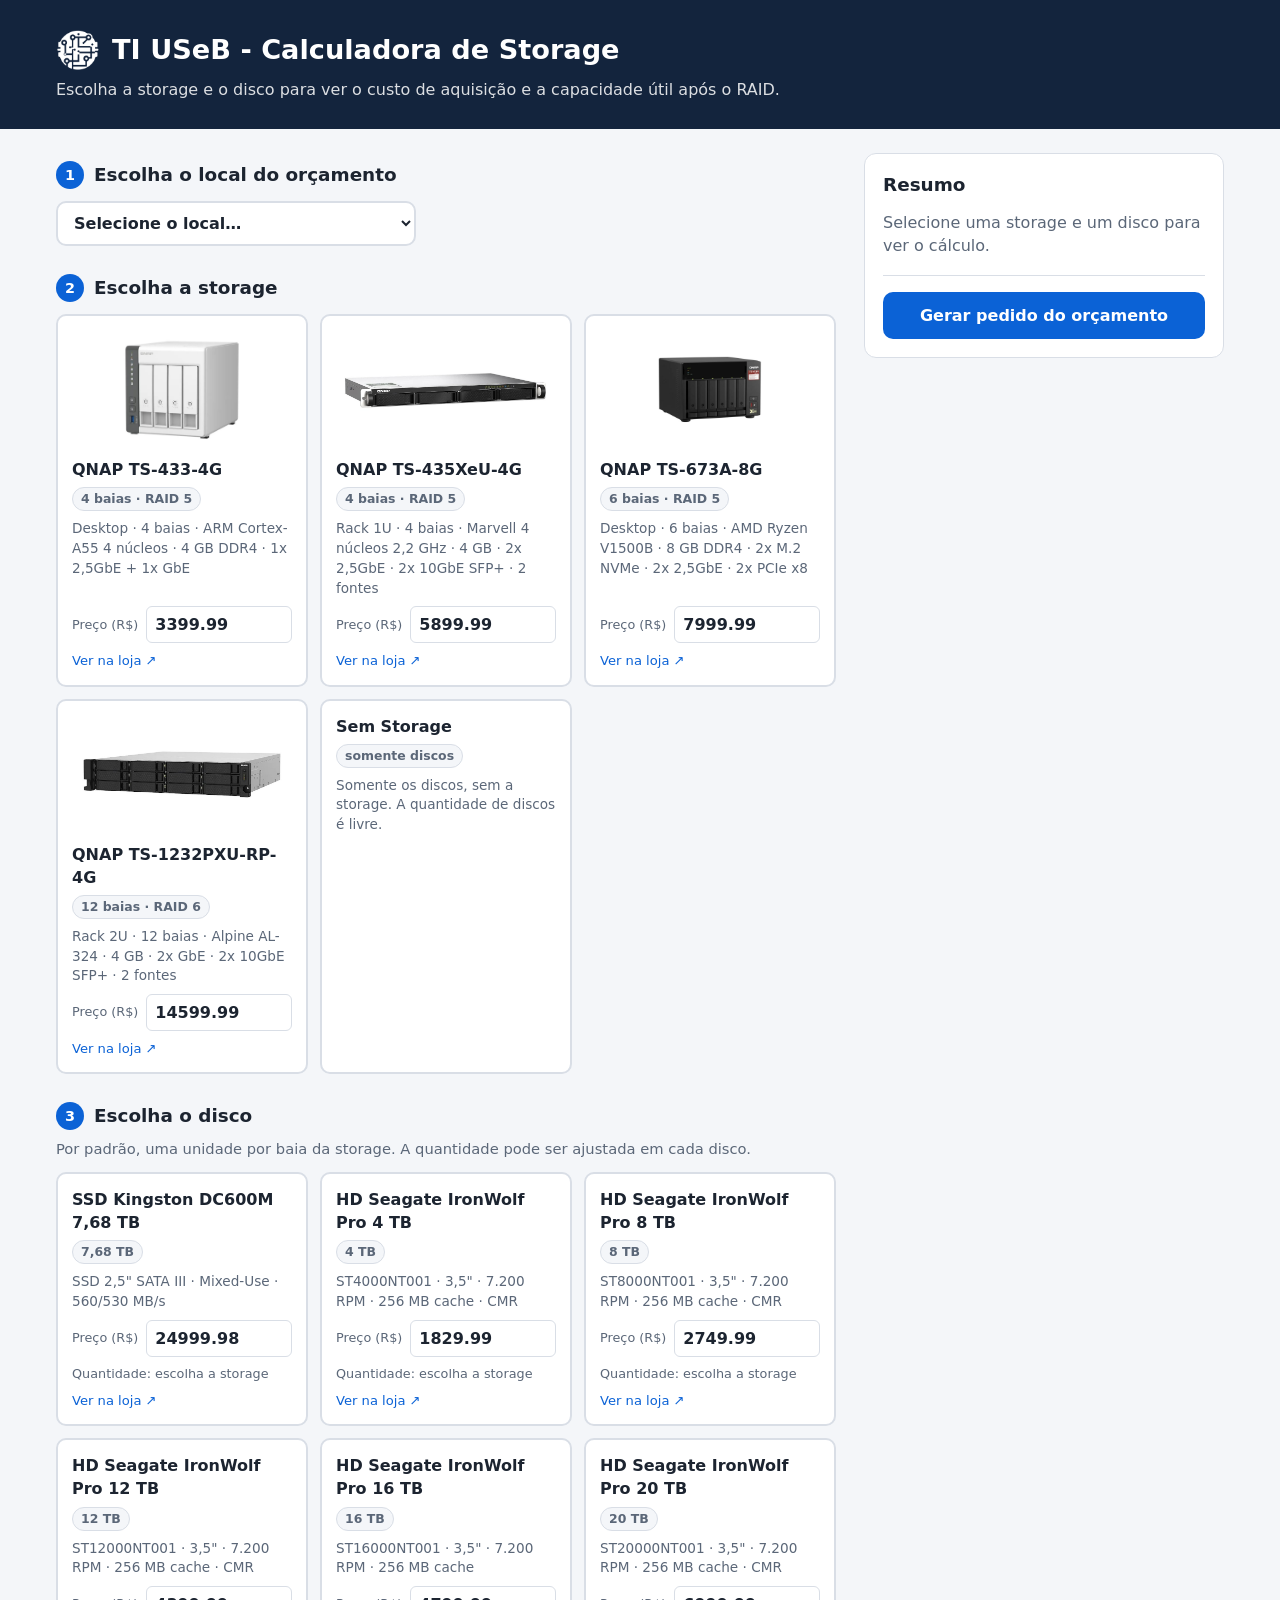
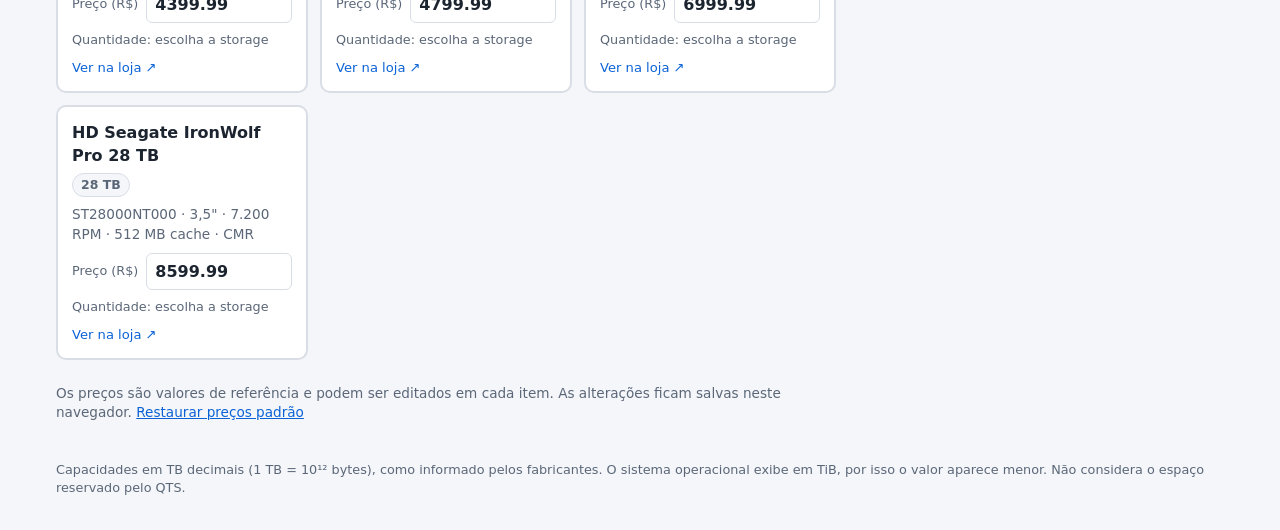
<file: index.html>
<!DOCTYPE html>
<html lang="pt-BR">
<head>
  <meta charset="UTF-8" />
  <meta name="viewport" content="width=device-width, initial-scale=1" />
  <title>Calculadora de Storage</title>
  <meta name="description" content="Calcule o custo de aquisição de uma storage QNAP com discos e a capacidade útil em RAID 5, RAID 6 ou RAID 1." />
  <link rel="stylesheet" href="styles.css" />
</head>
<body>
  <header class="topo">
    <div class="container">
      <h1><img src="img/logo.png" alt="" class="logo" width="44" height="44" />TI USeB - Calculadora de Storage</h1>
      <p>Escolha a storage e o disco para ver o custo de aquisição e a capacidade útil após o RAID.</p>
    </div>
  </header>

  <main class="container layout">
    <div class="passos">
      <section aria-labelledby="t-local">
        <h2 id="t-local"><span class="num">1</span> Escolha o local do orçamento</h2>
        <select id="local" class="seletor" aria-labelledby="t-local">
          <option value="">Selecione o local…</option>
        </select>
      </section>

      <section aria-labelledby="t-storage">
        <h2 id="t-storage"><span class="num">2</span> Escolha a storage</h2>
        <div id="lista-storages" class="grade" role="radiogroup" aria-labelledby="t-storage"></div>
      </section>

      <section aria-labelledby="t-disco">
        <h2 id="t-disco"><span class="num">3</span> Escolha o disco</h2>
        <p class="dica" id="dica-disco">O disco escolhido é multiplicado pela quantidade de baias da storage.</p>
        <div id="lista-discos" class="grade" role="radiogroup" aria-labelledby="t-disco"></div>
      </section>

      <section id="secao-acessorios" aria-labelledby="t-acessorios" hidden>
        <h2 id="t-acessorios"><span class="num">4</span> Acessórios da storage</h2>
        <p class="dica">Itens recomendados para a storage escolhida. Os marcados como "incluído" entram sempre no orçamento.</p>
        <div id="lista-acessorios" class="grade"></div>
      </section>

      <p class="aviso">
        Os preços são valores de referência e podem ser editados em cada item.
        As alterações ficam salvas neste navegador.
        <button type="button" id="restaurar" class="link">Restaurar preços padrão</button>
      </p>
    </div>

    <aside class="resumo" aria-live="polite">
      <h2>Resumo</h2>
      <div id="resumo-conteudo">
        <p class="vazio">Selecione uma storage e um disco para ver o cálculo.</p>
      </div>

      <div class="pedido">
        <button type="button" id="gerar-pedido" class="botao">Gerar pedido do orçamento</button>
        <p id="pedido-status" class="pedido-status" role="status"></p>
      </div>
    </aside>
  </main>

  <footer class="container rodape">
    Capacidades em TB decimais (1 TB = 10¹² bytes), como informado pelos fabricantes. O sistema
    operacional exibe em TiB, por isso o valor aparece menor. Não considera o espaço reservado pelo QTS.
  </footer>

  <script src="data.js"></script>
  <script src="app.js"></script>
</body>
</html>
</file>
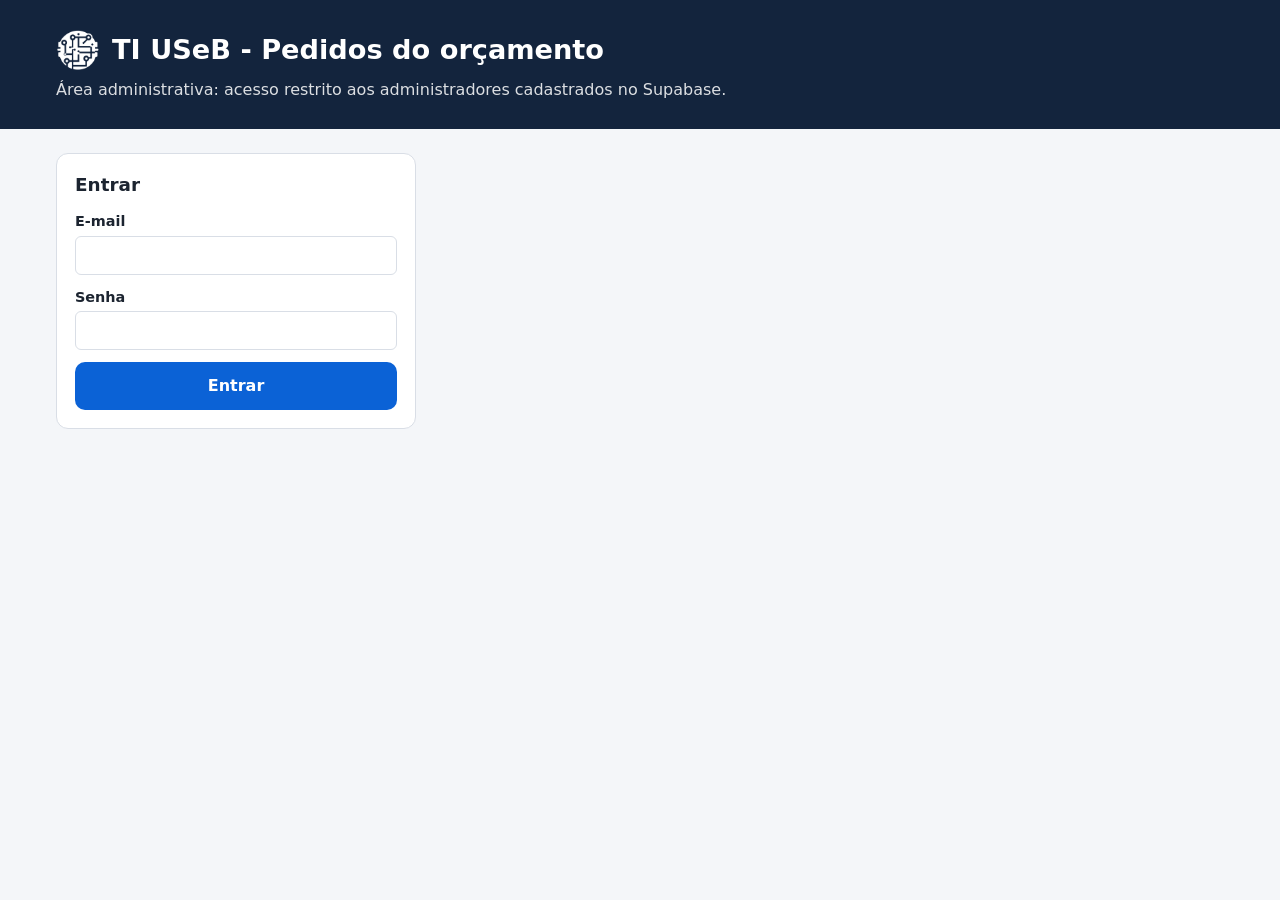
<file: admin.html>
<!DOCTYPE html>
<html lang="pt-BR">
<head>
  <meta charset="UTF-8" />
  <meta name="viewport" content="width=device-width, initial-scale=1" />
  <meta name="robots" content="noindex, nofollow" />
  <title>Pedidos · Administração</title>
  <link rel="stylesheet" href="styles.css" />
</head>
<body>
  <header class="topo">
    <div class="container">
      <h1><img src="img/logo.png" alt="" class="logo" width="44" height="44" />TI USeB - Pedidos do orçamento</h1>
      <p>Área administrativa: acesso restrito aos administradores cadastrados no Supabase.</p>
    </div>
  </header>

  <main class="container admin">
    <form id="form-login" class="painel login" hidden>
      <h2>Entrar</h2>
      <label>E-mail
        <input type="email" id="email" class="campo" autocomplete="username" required />
      </label>
      <label>Senha
        <input type="password" id="senha" class="campo" autocomplete="current-password" required />
      </label>
      <button type="submit" class="botao">Entrar</button>
      <p id="login-status" class="pedido-status erro" role="status"></p>
    </form>

    <section id="area-pedidos" hidden>
      <div class="barra">
        <span id="contagem" class="contagem"></span>
        <button type="button" id="atualizar" class="botao botao-sec">Atualizar</button>
        <button type="button" id="excluir" class="botao botao-perigo" disabled>Excluir selecionados</button>
        <button type="button" id="sair" class="link">Sair</button>
      </div>
      <p id="admin-status" class="pedido-status" role="status"></p>

      <div class="tabela-rolagem">
        <table class="tabela">
          <thead id="tabela-cabecalho"></thead>
          <tbody id="tabela-corpo"></tbody>
        </table>
      </div>
    </section>
  </main>

  <script src="data.js"></script>
  <script src="admin.js"></script>
</body>
</html>
</file>
<file: styles.css>
:root {
  --fundo: #f4f6f9;
  --superficie: #ffffff;
  --texto: #1c2430;
  --suave: #5b6778;
  --borda: #d9dee6;
  --destaque: #0b62d6;
  --destaque-fundo: #e8f1ff;
  --topo: #13243d;
}

@media (prefers-color-scheme: dark) {
  :root {
    --fundo: #10151c;
    --superficie: #19212c;
    --texto: #e6ebf2;
    --suave: #9aa7b8;
    --borda: #2c3747;
    --destaque: #5aa1ff;
    --destaque-fundo: #16294a;
    --topo: #0b111a;
  }
}

* { box-sizing: border-box; }
[hidden] { display: none !important; }

body {
  margin: 0;
  font-family: system-ui, -apple-system, "Segoe UI", Roboto, sans-serif;
  background: var(--fundo);
  color: var(--texto);
  line-height: 1.45;
}

.container { max-width: 1200px; margin: 0 auto; padding: 0 16px; }

.topo { background: var(--topo); color: #fff; padding: 28px 0; }
.topo h1 { margin: 0 0 6px; font-size: 1.7rem; display: flex; align-items: center; gap: 12px; }
.topo .logo { width: 44px; height: 44px; flex-shrink: 0; }
.topo p { margin: 0; opacity: 0.85; }

.layout {
  display: grid;
  grid-template-columns: minmax(0, 1fr) 360px;
  gap: 28px;
  padding-top: 24px;
  padding-bottom: 24px;
  align-items: start;
}

h2 { font-size: 1.15rem; display: flex; align-items: center; gap: 10px; margin: 8px 0 12px; }
.num {
  display: inline-grid; place-items: center;
  width: 28px; height: 28px; border-radius: 50%;
  background: var(--destaque); color: #fff; font-size: 0.9rem;
}
.dica { color: var(--suave); margin: -4px 0 12px; font-size: 0.92rem; }
section + section { margin-top: 28px; }

.grade {
  display: grid;
  grid-template-columns: repeat(auto-fill, minmax(240px, 1fr));
  gap: 12px;
}

.cartao {
  position: relative;
  display: flex; flex-direction: column; gap: 8px;
  padding: 14px;
  background: var(--superficie);
  border: 2px solid var(--borda);
  border-radius: 10px;
  cursor: pointer;
  transition: border-color 0.15s, background 0.15s;
}
.cartao:hover { border-color: var(--destaque); }
.cartao.ativo { border-color: var(--destaque); background: var(--destaque-fundo); }
.cartao > input[type="radio"], .cartao > input[type="checkbox"] { position: absolute; opacity: 0; pointer-events: none; }
.cartao.fixo { cursor: default; }
.cartao:has(> input:focus-visible) { outline: 3px solid var(--destaque); outline-offset: 2px; }

.foto {
  width: 100%; height: 120px; object-fit: contain;
  background: #fff; border-radius: 8px; padding: 8px;
}
.foto-resumo {
  display: block; width: 100%; height: 110px; object-fit: contain;
  background: #fff; border-radius: 8px; padding: 6px; margin-bottom: 4px;
}

.cartao-topo { display: flex; flex-direction: column; align-items: flex-start; gap: 6px; }
.selo {
  flex-shrink: 0;
  font-size: 0.78rem; font-weight: 600;
  padding: 2px 8px; border-radius: 999px;
  background: var(--fundo); color: var(--suave);
  border: 1px solid var(--borda);
}
.desc { font-size: 0.85rem; color: var(--suave); }

.preco-linha { display: flex; align-items: center; gap: 8px; margin-top: auto; }
.rotulo { font-size: 0.8rem; color: var(--suave); }
.preco {
  flex: 1; min-width: 0;
  font: inherit; font-weight: 600;
  padding: 6px 8px;
  border: 1px solid var(--borda); border-radius: 6px;
  background: var(--superficie); color: var(--texto);
}
.qtd-linha { display: flex; align-items: center; gap: 8px; }
.qtd-linha .rotulo { white-space: nowrap; }
.qtd, .qtd-acessorio {
  width: 64px;
  font: inherit; font-weight: 600;
  padding: 6px 8px;
  border: 1px solid var(--borda); border-radius: 6px;
  background: var(--superficie); color: var(--texto);
}
.funcao { font-size: 0.82rem; }
.alerta {
  font-size: 0.85rem; font-weight: 600;
  color: #8a5300; background: #fff4dc;
  border: 1px solid #f0c36d; border-radius: 8px;
  padding: 10px; margin: 0 0 8px;
}
@media (prefers-color-scheme: dark) {
  .alerta { color: #ffd58a; background: #3a2a0c; border-color: #7a5a1c; }
}
.cartao a { font-size: 0.82rem; color: var(--destaque); text-decoration: none; }
.cartao a:hover { text-decoration: underline; }

.aviso { margin-top: 24px; font-size: 0.85rem; color: var(--suave); }
.link {
  background: none; border: 0; padding: 0;
  color: var(--destaque); font: inherit; cursor: pointer; text-decoration: underline;
}

.resumo {
  position: sticky; top: 16px;
  background: var(--superficie);
  border: 1px solid var(--borda);
  border-radius: 12px;
  padding: 18px;
}
.resumo h2 { margin-top: 0; }
.resumo h3 { font-size: 0.8rem; text-transform: uppercase; letter-spacing: 0.05em; color: var(--suave); margin: 18px 0 8px; }
.resumo dl { margin: 0; }
.linha { display: flex; justify-content: space-between; gap: 12px; padding: 6px 0; border-bottom: 1px dashed var(--borda); }
.linha dt { margin: 0; }
.linha dd { margin: 0; font-variant-numeric: tabular-nums; white-space: nowrap; font-weight: 600; }
.linha.total { border-bottom: 0; font-size: 1.15rem; }
.linha.total dd { color: var(--destaque); }
.sub { font-size: 0.8rem; color: var(--suave); margin: -2px 0 4px; }
.formula { font-size: 0.82rem; color: var(--suave); background: var(--fundo); border-radius: 8px; padding: 10px; margin: 14px 0 0; }
.vazio { color: var(--suave); margin: 0; }

.seletor {
  width: 100%; max-width: 360px;
  font: inherit; font-weight: 600;
  padding: 10px 12px;
  border: 2px solid var(--borda); border-radius: 10px;
  background: var(--superficie); color: var(--texto);
  cursor: pointer;
}
.seletor:hover, .seletor:focus { border-color: var(--destaque); outline: none; }

.pedido { margin-top: 18px; padding-top: 16px; border-top: 1px solid var(--borda); }
.botao {
  width: 100%;
  font: inherit; font-weight: 700;
  padding: 12px 16px;
  border: 0; border-radius: 10px;
  background: var(--destaque); color: #fff;
  cursor: pointer;
}
.botao:hover { filter: brightness(1.08); }
.botao:disabled { opacity: 0.6; cursor: wait; }
.botao:focus-visible { outline: 3px solid var(--destaque); outline-offset: 2px; }
.pedido-status { font-size: 0.88rem; font-weight: 600; margin: 10px 0 0; }
.pedido-status:empty { display: none; }
.pedido-status.erro { color: #d33a2c; }

.rodape { font-size: 0.8rem; color: var(--suave); padding-bottom: 32px; }

@media (max-width: 900px) {
  .layout { grid-template-columns: 1fr; }
  .resumo { position: static; }
}

/* ---- Página administrativa (admin.html) ---- */

.admin { padding-top: 24px; padding-bottom: 32px; }
.painel {
  background: var(--superficie);
  border: 1px solid var(--borda);
  border-radius: 12px;
  padding: 18px;
}
.login { max-width: 360px; display: flex; flex-direction: column; gap: 12px; }
.login h2 { margin: 0; }
.login label { display: flex; flex-direction: column; gap: 4px; font-size: 0.9rem; font-weight: 600; }
.campo {
  font: inherit; padding: 8px 10px;
  border: 1px solid var(--borda); border-radius: 6px;
  background: var(--superficie); color: var(--texto);
}
.campo:focus { border-color: var(--destaque); outline: none; }

.barra { display: flex; flex-wrap: wrap; align-items: center; gap: 10px; margin-bottom: 12px; }
.barra .botao { width: auto; padding: 8px 14px; }
.contagem { flex: 1; font-weight: 600; color: var(--suave); }
.botao-sec { background: var(--superficie); color: var(--destaque); border: 1px solid var(--borda); }
.botao-perigo { background: #d33a2c; }
.botao-perigo:disabled { cursor: not-allowed; }

.tabela-rolagem {
  overflow: auto;
  max-height: 70vh;
  background: var(--superficie);
  border: 1px solid var(--borda);
  border-radius: 12px;
  margin-top: 12px;
}
.tabela {
  width: max-content; min-width: 100%;
  border-collapse: separate; border-spacing: 0;
  font-size: 0.9rem;
}
.tabela th, .tabela td {
  padding: 8px 12px;
  border-right: 1px solid var(--borda);
  border-bottom: 1px solid var(--borda);
  text-align: left;
  white-space: nowrap;
}
.tabela th:last-child, .tabela td:last-child { border-right: 0; }
.tabela tbody tr:last-child td { border-bottom: 0; }
.tabela th {
  position: sticky; top: 0; z-index: 1;
  font-size: 0.78rem; color: var(--suave); background: var(--fundo);
  border-bottom: 2px solid var(--borda);
}
.tabela tbody tr:nth-child(even) td { background: var(--fundo); }
.tabela tbody tr:hover td { background: var(--destaque-fundo); }
.tabela tr.marcada td { background: var(--destaque-fundo); }
.tabela .sel { width: 36px; text-align: center; }
.tabela .num-col { text-align: right; font-variant-numeric: tabular-nums; }
.tabela input[type="checkbox"] { width: 16px; height: 16px; cursor: pointer; }
</file>
